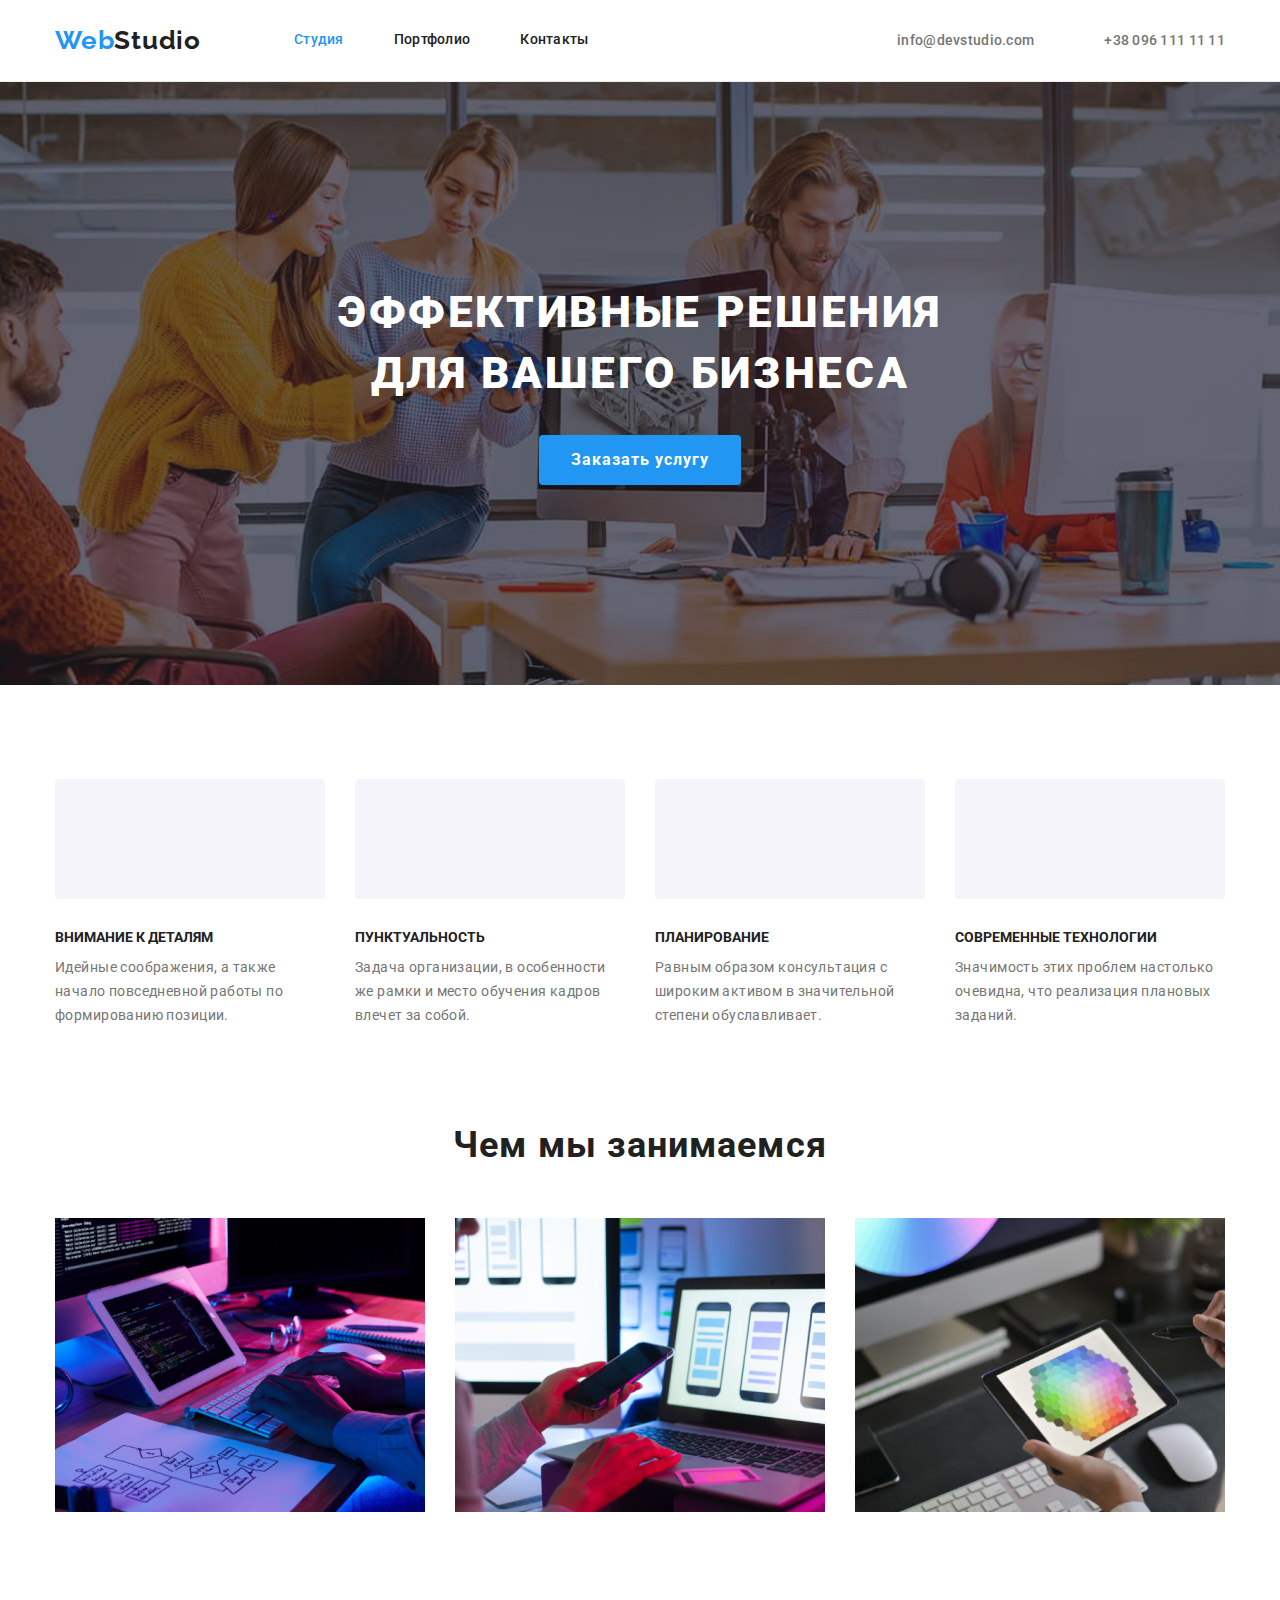
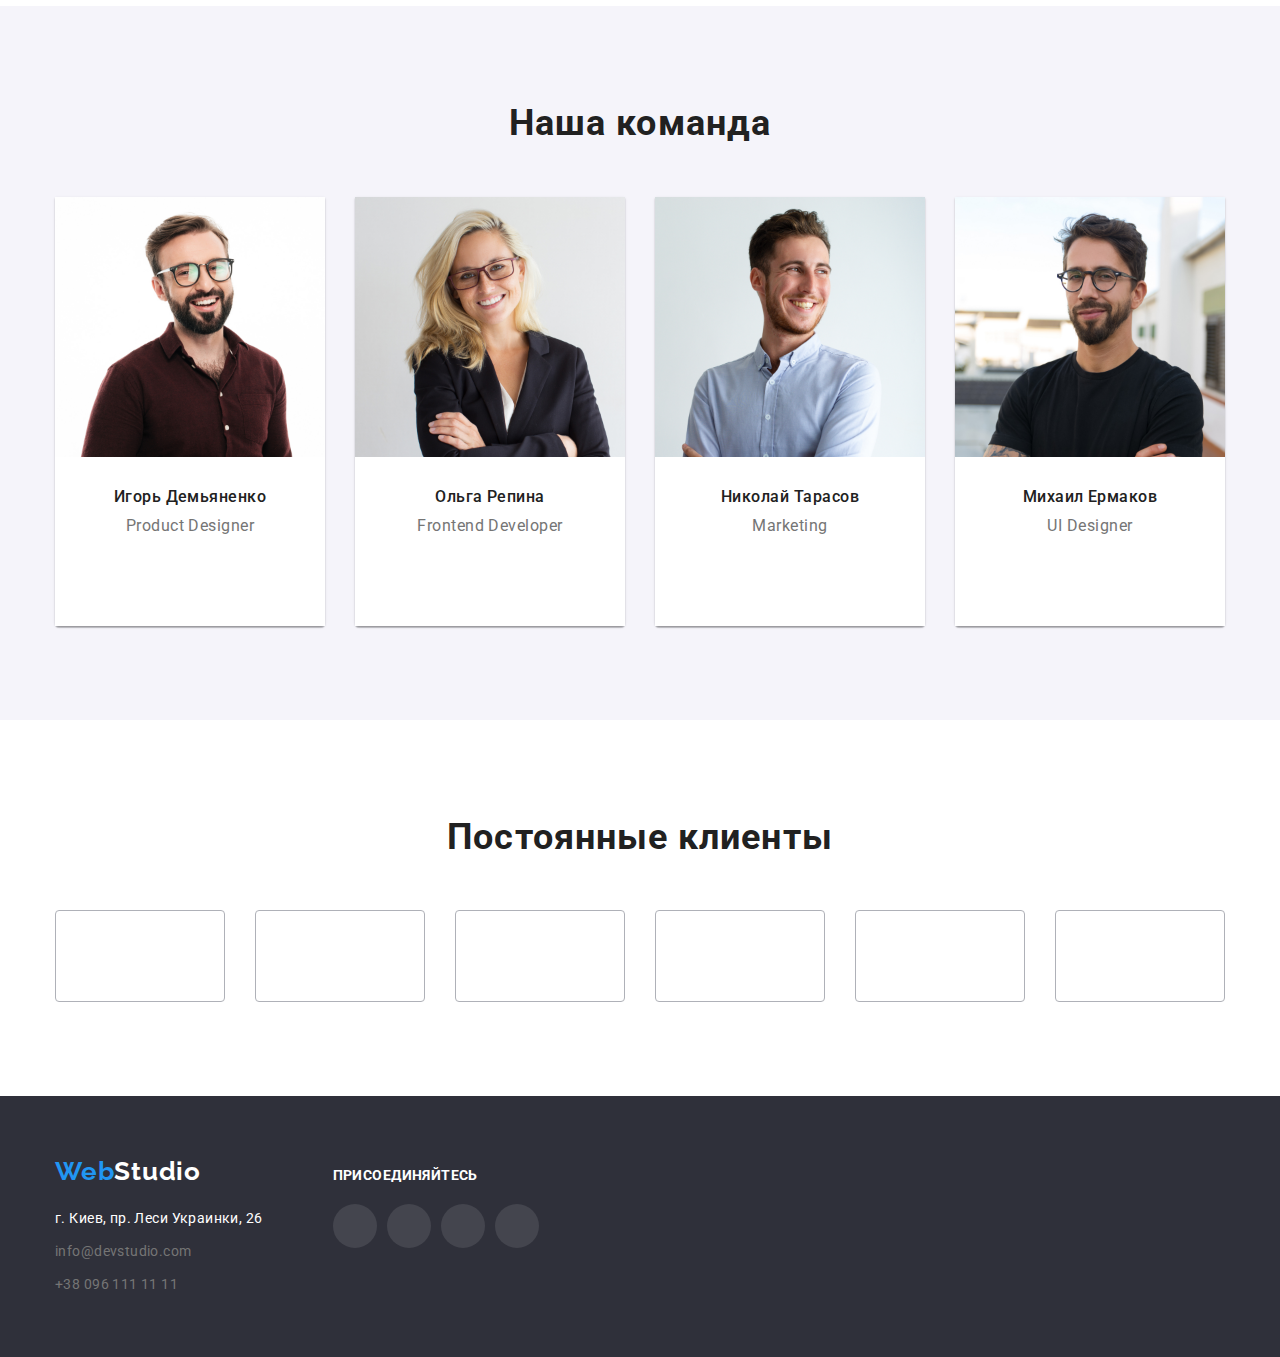
<file: index.html>
<!DOCTYPE html>
<html lang="ru">
<head>
    <meta charset="UTF-8">
    <meta name="viewport" content="width=device-width, initial-scale=1.0">
    <title>Главная страница сайта</title>
    <link rel="preconnect" href="https://fonts.googleapis.com">
    <link rel="preconnect" href="https://fonts.gstatic.com" crossorigin>
    <link href="https://fonts.googleapis.com/css2?family=Raleway:wght@700&family=Roboto:wght@400;500;700;900&display=swap"
        rel="stylesheet">
    <link rel="stylesheet" href="https://cdnjs.cloudflare.com/ajax/libs/modern-normalize/1.1.0/modern-normalize.min.css">
    <link rel="stylesheet" href="./css/styles.css">
</head>
<body class="body">
    <!--Шапка сайта-->
    <header class="page-header">
        <div class="container header-container">
            <nav class="nav">
               <a href="index.html" class="logo textdecor" lang="en"><span class="web">Web</span>Studio</a>
               <ul class="header-list list">
                <li class="header-nav-link"><a href="index.html" class="sitenav-link textdecor current">Студия</a></li>
                <li class="header-nav-link"><a href="portfolio.html" class="sitenav-link textdecor">Портфолио</a></li>
                <li class="header-nav-link"><a href=" " class="sitenav-link textdecor">Контакты</a></li>
               </ul>
            </nav>
            <ul class="header-contacts list">
                <li class="header-contact-link">
                    <a href="mailto:info@devstudio.com" class="header-link textdecor">
                        <svg class="header-link-icon" width="16" height="12">
                            <use href="./images/icons.svg#icon-envelope">
                            </use>
                        </svg>info@devstudio.com
                    </a>
                </li>
                <li class="header-contact-link">
                    <a href="tel:+380961111111" class="header-link textdecor">
                        <svg class="header-link-icon" width="10" height="16">
                            <use href="./images/icons.svg#icon-tel">
                            </use>
                        </svg>+38 096 111 11 11
                    </a>
                </li>
            </ul>
        </div>     
    </header>
    <main>
        <!--Герой-->
        <section class="hero">
            <div class="container">
                <h1 class="hero-title">
                    Эффективные решения <br> для вашего бизнеса
                </h1>
                <button class="button-title">Заказать услугу</button>
            </div>
        </section>
    <!--Преимущества-->
        <section class="benefits section">
            <div class="container benefits-container">
                <h2 hidden>Наши преимущества</h2>
                <ul class="list benefits-list">
                    <li class="item">
                        <div class="benefits-item">
                            <svg class="benefits-icon" width="70" height="70">
                                <use href="./images/icons.svg#icon-antenna"></use>
                            </svg>
                        </div>
                        <h3 class="text-title">Внимание к деталям</h3>
                        <p class="text">
                            Идейные соображения, а также начало повседневной работы по формированию позиции.
                        </p>
                    </li>
                    <li class="item">
                        <div class="benefits-item">
                            <svg class="benefits-icon" width="70" height="70">
                                <use href="./images/icons.svg#icon-clock"></use>
                            </svg>
                        </div>
                        <h3 class="text-title">Пунктуальность</h3>
                        <p class="text">
                            Задача организации, в особенности же рамки и место обучения кадров влечет за собой.
                        </p>
                    </li>
                    <li class="item">
                        <div class="benefits-item">
                            <svg class="benefits-icon" width="70" height="70">
                                <use href="./images/icons.svg#icon-diagram-1"></use>
                            </svg>
                        </div>
                        <h3 class="text-title">Планирование</h3>
                        <p class="text">
                            Равным образом консультация с широким активом в значительной степени обуславливает.
                        </p>
                    </li>
                    <li class="item">
                        <div class="benefits-item">
                            <svg class="benefits-icon" width="70" height="70">
                                <use href="./images/icons.svg#icon-astronaut"></use>
                            </svg>
                        </div>
                        <h3 class="text-title">Современные технологии</h3>
                        <p class="text">
                            Значимость этих проблем настолько очевидна, что реализация плановых заданий.
                        </p>
                    </li>
                </ul>
            </div>
        </section>
        <!--Чем мы занимаемся-->
        <section class="work section">
            <div class="container work-container">
                <h2 class="title-work">
                    Чем мы занимаемся
                </h2>
                <ul class="list work-list">
                    <li class="item-img">
                        <img src="./images/img.jpg" alt="план перенеса данных на компьютер" width="370" class="img">
                    </li>
                    <li class="item-img">
                        <img src="./images/img-2.jpg" alt="смартфон и ноутбук" width="370" class="img">
                    </li>
                    <li class="item-img">
                        <img src="./images/img-3.jpg" alt="планшет" width="370" class="img">
                    </li>
                </ul>
            </div>
        </section>
        <!--Команда-->
        <section class="work-comand section">
            <div class="container comand-container">
                <h2 class="work-title">
                    Наша команда
                </h2>
                    <ul class="list team">
                        <li class="team-card">
                            <img src="./images/img-4.jpg" alt="член команды 3" width="270" class="img">
                            <div class="card-text">
                                <h3 class="comand">Игорь Демьяненко</h3>
                                <p class="comand-list" lang="en">Product Designer</p>
                                <ul class="team-soc-list list">
                                    <li class="team-soc-item">
                                        <a href=" " class="team-soc-link link">
                                            <svg class="team-soc-icon" width="20" height="20">
                                                <use href="./images/icons.svg#icon-instagram"></use>
                                            </svg>
                                        </a>
                                    </li>
                                    <li class="team-soc-item">
                                        <a href=" " class="team-soc-link link">
                                            <svg class="team-soc-icon" width="20" height="20">
                                                <use href="./images/icons.svg#icon-twitter"></use>
                                            </svg>
                                        </a>
                                    </li>
                                    <li class="team-soc-item"><a href=" " class="team-soc-link link">
                                            <svg class="team-soc-icon" width="20" height="20">
                                                <use href="./images/icons.svg#icon-facebook"></use>
                                            </svg>
                                        </a>
                                    </li>
                                    <li class="team-soc-item"><a href=" " class="team-soc-link link">
                                            <svg class="team-soc-icon" width="20" height="20">
                                                <use href="./images/icons.svg#icon-linkedin"></use>
                                            </svg>
                                        </a>
                                    </li>
                                </ul>
                            </div>
                        </li>
                        <li class="team-card">
                            <img src="./images/img-5.jpg" alt="член команды 2" width="270" class="img">
                            <div class="card-text">
                                <h3 class="comand">Ольга Репина</h3>
                                <p class="comand-list" lang="en">Frontend Developer</p>
                                <ul class="team-soc-list list">
                                    <li class="team-soc-item">
                                        <a href=" " class="team-soc-link link">
                                            <svg class="team-soc-icon" width="20" height="20">
                                                <use href="./images/icons.svg#icon-instagram"></use>
                                            </svg>
                                        </a>
                                    </li>
                                    <li class="team-soc-item">
                                        <a href=" " class="team-soc-link link">
                                            <svg class="team-soc-icon" width="20" height="20">
                                                <use href="./images/icons.svg#icon-twitter"></use>
                                            </svg>
                                        </a>
                                    </li>
                                    <li class="team-soc-item"><a href=" " class="team-soc-link link">
                                            <svg class="team-soc-icon" width="20" height="20">
                                                <use href="./images/icons.svg#icon-facebook"></use>
                                            </svg>
                                        </a>
                                    </li>
                                    <li class="team-soc-item"><a href=" " class="team-soc-link link">
                                            <svg class="team-soc-icon" width="20" height="20">
                                                <use href="./images/icons.svg#icon-linkedin"></use>
                                            </svg>
                                        </a>
                                    </li>
                                </ul>
                            </div>
                        </li>
                        <li class="team-card">
                            <img src="./images/img-6.jpg" alt="член команды 3" width="270" class="img">
                            <div class="card-text">
                                <h3 class="comand">Николай Тарасов</h3>
                                <p class="comand-list" lang="en">Marketing</p>
                                <ul class="team-soc-list list">
                                    <li class="team-soc-item">
                                        <a href=" " class="team-soc-link link">
                                            <svg class="team-soc-icon" width="20" height="20">
                                                <use href="./images/icons.svg#icon-instagram"></use>
                                            </svg>
                                        </a>
                                    </li>
                                    <li class="team-soc-item">
                                        <a href=" " class="team-soc-link link">
                                            <svg class="team-soc-icon" width="20" height="20">
                                                <use href="./images/icons.svg#icon-twitter"></use>
                                            </svg>
                                        </a>
                                    </li>
                                    <li class="team-soc-item"><a href=" " class="team-soc-link link">
                                            <svg class="team-soc-icon" width="20" height="20">
                                                <use href="./images/icons.svg#icon-facebook"></use>
                                            </svg>
                                        </a>
                                    </li>
                                    <li class="team-soc-item"><a href=" " class="team-soc-link link">
                                            <svg class="team-soc-icon" width="20" height="20">
                                                <use href="./images/icons.svg#icon-linkedin"></use>
                                            </svg>
                                        </a>
                                    </li>
                                </ul>
                            </div>
                        </li>
                        <li class="team-card">
                            <img src="./images/img-7.jpg" alt="член команды 4" width="270" class="img">
                            <div class="card-text">
                                <h3 class="comand">Михаил Ермаков</h3>
                                <p class="comand-list" lang="en">UI Designer</p>
                                <ul class="team-soc-list list">
                                    <li class="team-soc-item">
                                        <a href=" " class="team-soc-link link">
                                            <svg class="team-soc-icon" width="20" height="20">
                                                <use href="./images/icons.svg#icon-instagram"></use>
                                            </svg>
                                        </a>
                                    </li>
                                    <li class="team-soc-item">
                                        <a href=" " class="team-soc-link link">
                                            <svg class="team-soc-icon" width="20" height="20">
                                                <use href="./images/icons.svg#icon-twitter"></use>
                                            </svg>
                                        </a>
                                    </li>
                                    <li class="team-soc-item"><a href=" " class="team-soc-link link">
                                            <svg class="team-soc-icon" width="20" height="20">
                                                <use href="./images/icons.svg#icon-facebook"></use>
                                            </svg>
                                        </a>
                                    </li>
                                    <li class="team-soc-item"><a href=" " class="team-soc-link link">
                                            <svg class="team-soc-icon" width="20" height="20">
                                                <use href="./images/icons.svg#icon-linkedin"></use>
                                            </svg>
                                        </a>
                                    </li>
                                </ul>
                            </div>
                        </li>
                    </ul>
            </div>
        </section>
        <!--Постоянные клиенты-->
        <section class="clients section">
            <div class="container clients-container">
                <h2 class="title-clients">
                    Постоянные клиенты
                </h2>
                <ul class="list clients-list">
                    <li class="clients-item">
                        <svg class="clients-icon" width="106" height="60">
                            <use href="./images/icons.svg#icon-client1"></use>
                        </svg>
                    </li>
                    <li class="clients-item">
                        <svg class="clients-icon" width="106" height="60">
                            <use href="./images/icons.svg#icon-client2"></use>
                        </svg>
                    </li>
                    <li class="clients-item">
                        <svg class="clients-icon" width="106" height="60">
                            <use href="./images/icons.svg#icon-client3"></use>
                        </svg>
                    </li>
                    <li class="clients-item">
                        <svg class="clients-icon" width="106" height="60">
                            <use href="./images/icons.svg#icon-client4"></use>
                        </svg>
                    </li>
                    <li class="clients-item">
                        <svg class="clients-icon" width="106" height="60">
                            <use href="./images/icons.svg#icon-client5"></use>
                        </svg>
                    </li>
                    <li class="clients-item">
                        <svg class="clients-icon" width="106" height="60">
                            <use href="./images/icons.svg#icon-client6"></use>
                        </svg>
                    </li>
                </ul>
            </div>
        </section>
    </main>
    <!--Подвал-->
    <footer class="footer">
        <div class="container footer-container">
            <div class="footer-box">
                <a href="index.html" class="logo-footer textdecor" lang="en"><span class="web">Web</span>Studio</a>
                <address class="footer-address">
                    <p class="address">г. Киев, пр. Леси Украинки, 26</p>
                    <ul class="list">
                        <li class="footer-link">
                            <a href="mailto:info@devstudio.com" class="contacts-footer textdecor">info@devstudio.com</a>
                        </li>
                        <li>
                            <a href="tel:+380961111111" class="contacts-footer textdecor">+38 096 111 11 11</a>
                        </li>
                    </ul>
                </address>
            </div>
                 <div class="footer-soc">
                    <h2 class="title-footer">
                        ПРИСОЕДИНЯЙТЕСЬ
                    </h2>
                    <ul class="footer-soc-list list">
                        <li class="footer-link-item">
                            <a href=" " class="footer-soc-link link">
                                <svg class="footer-link-icon" width="20" height="20">
                                    <use href="./images/icons.svg#icon-instagram"></use>
                                </svg>
                            </a>
                        </li>
                        <li class="footer-link-item">
                            <a href=" " class="footer-soc-link link">
                                <svg class="footer-link-icon" width="20" height="20">
                                    <use href="./images/icons.svg#icon-twitter"></use>
                                </svg>
                            </a>
                        </li>
                        <li class="footer-link-item">
                            <a href=" " class="footer-soc-link link">
                                <svg class="footer-link-icon" width="20" height="20">
                                    <use href="./images/icons.svg#icon-facebook"></use>
                                </svg>
                            </a>
                        </li>
                        <li class="footer-link-item">
                            <a href=" " class="footer-soc-link link">
                                <svg class="footer-link-icon" width="20" height="20">
                                    <use href="./images/icons.svg#icon-linkedin"></use>
                                </svg>
                            </a>
                        </li>
                    </ul>
                </div>
        </div>
    </footer>
</body>
</html>
</file>
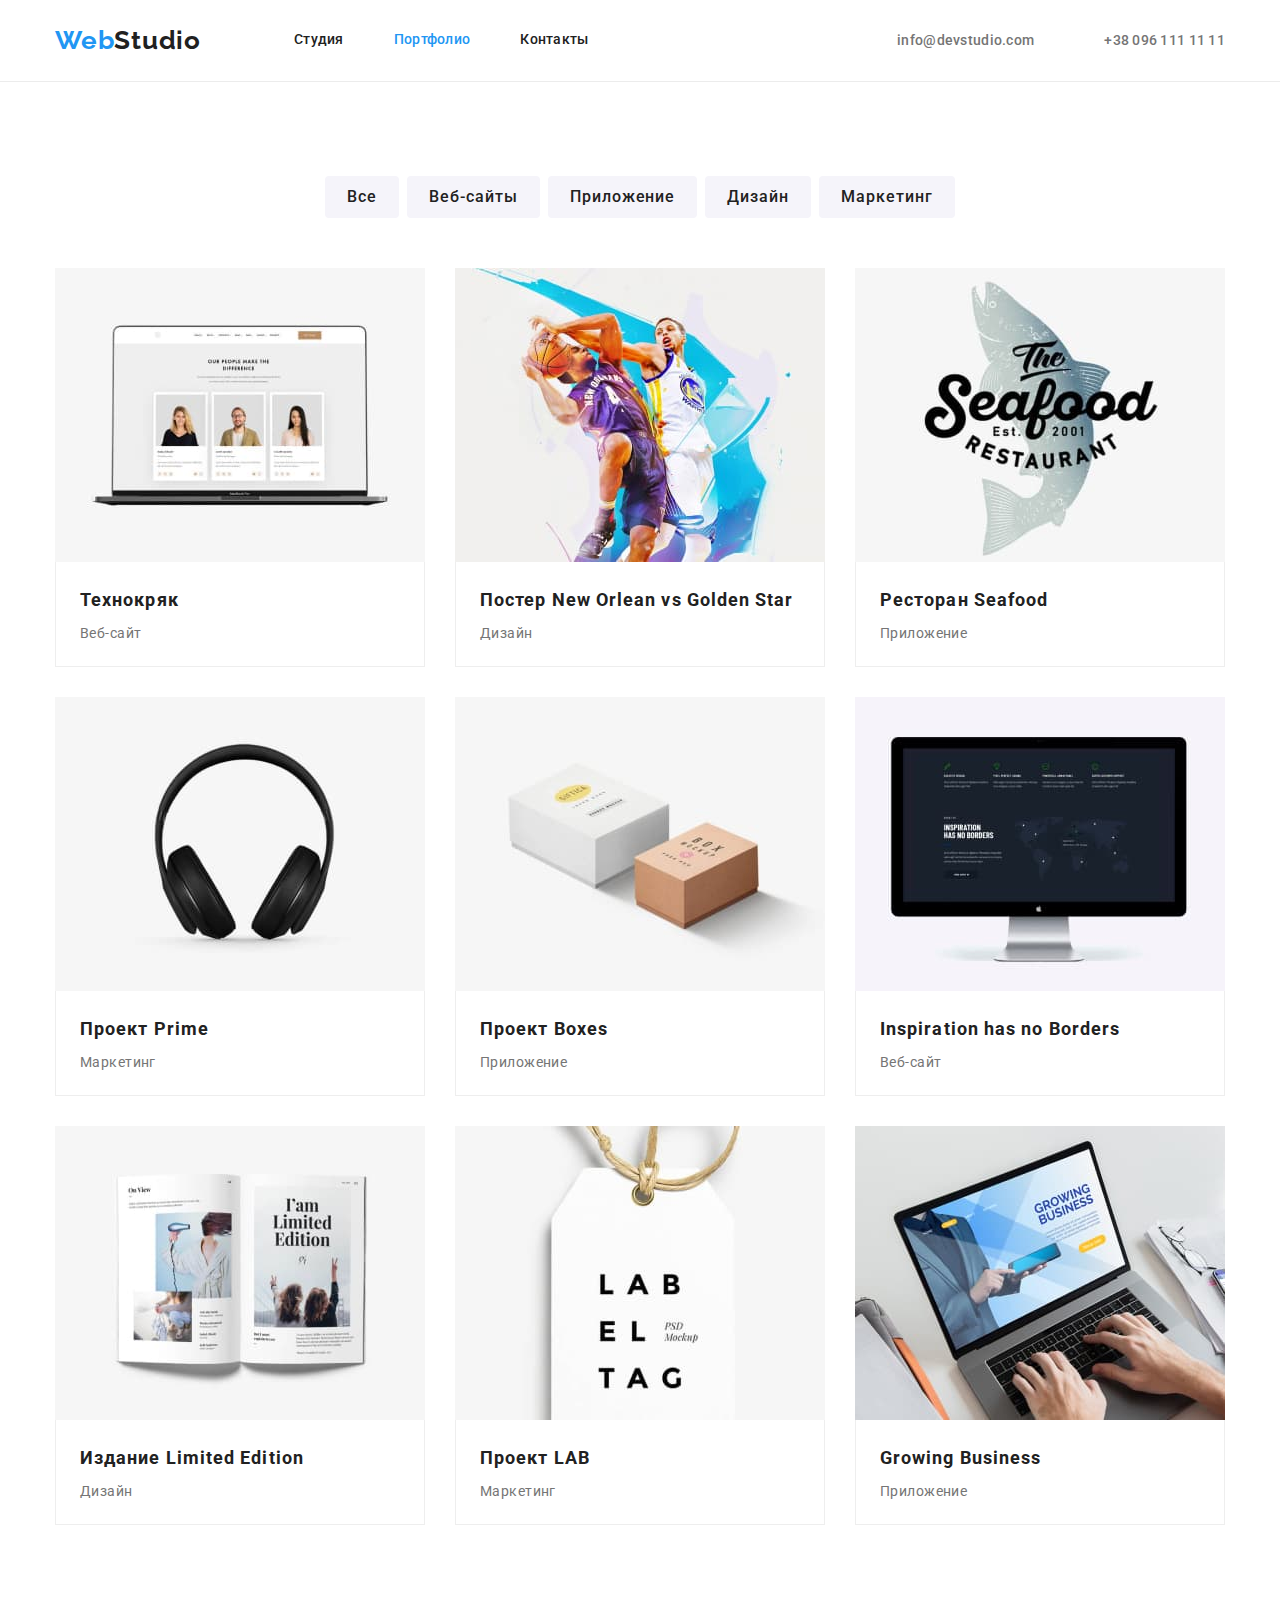
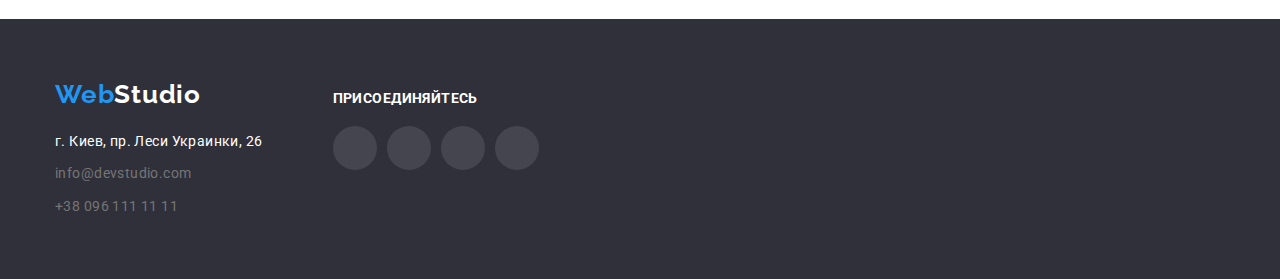
<file: portfolio.html>
<!DOCTYPE html>
<html lang="ru">
<head>
    <meta charset="UTF-8">
    <meta http-equiv="X-UA-Compatible" content="IE=edge">
    <meta name="viewport" content="width=device-width, initial-scale=1.0">
    <title>Портфолио</title>
    <link rel="preconnect" href="https://fonts.googleapis.com">
    <link rel="preconnect" href="https://fonts.gstatic.com" crossorigin>
    <link href="https://fonts.googleapis.com/css2?family=Raleway:wght@700&family=Roboto:wght@400;500;700;900&display=swap"
        rel="stylesheet">
    <link rel="stylesheet" href="https://cdnjs.cloudflare.com/ajax/libs/modern-normalize/1.1.0/modern-normalize.min.css">
    <link rel="stylesheet" href="./css/styles.css">
</head>
<body class="body">
    <!--Шапка сайта-->
    <header class="page-header">
        <div class="container header-container">
            <nav class="nav">
                <a href="index.html" class="logo textdecor" lang="en"><span class="web">Web</span>Studio</a>
                <ul class="header-list list">
                    <li class="header-nav-link"><a href="index.html" class="sitenav-link textdecor">Студия</a></li>
                    <li class="header-nav-link"><a href="portfolio.html" class="sitenav-link textdecor current">Портфолио</a></li>
                    <li class="header-nav-link"><a href=" " class="sitenav-link textdecor">Контакты</a></li>
                </ul>
            </nav>
            <ul class="header-contacts list">
                <li class="header-contact-link">
                    <a href="mailto:info@devstudio.com" class="header-link textdecor"><svg class="header-link-icon"
                            width="16" height="12">
                            <use href="./images/icons.svg#icon-envelope"></use>
                        </svg>info@devstudio.com</a>
                </li>
                <li class="header-contact-link">
                    <a href="tel:+380961111111" class="header-link textdecor"><svg class="header-link-icon" width="10"
                            height="16">
                            <use href="./images/icons.svg#icon-tel"></use>
                        </svg>+38 096 111 11 11</a>
                </li>
            </ul>
        </div>
    </header>
    <main>
        <!--Портфолио-->
        <section class="section">
            <div class="container">
                <h1 hidden>Портфолио</h1>
                <ul class="list button-container">
                    <li class="filter"><button type="button" class="button-title2">Все</button></li>
                    <li class="filter"><button type="button" class="button-title2">Веб-сайты</button></li>
                    <li class="filter"><button type="button" class="button-title2">Приложение</button></li>
                    <li class="filter"><button type="button" class="button-title2">Дизайн</button></li>
                    <li class="filter"><button type="button" class="button-title2">Маркетинг</button></li>
                </ul>
                <h2 hidden>Наши проекты</h2>
                <ul class="list portfolio-list">
                    <li class="portfolio-item">
                        <img src="./images/img1portfolio.jpg" alt="Ноутбук" width="370" class="img">
                        <div class="filter-text">
                            <h3 class="projects-title">Технокряк</h3>
                            <p class="text">Веб-сайт</p>
                        </div>
                    </li>
                    <li class="portfolio-item">
                        <img src="./images/img2portfolio.jpg" alt="Баскетболисты" width="370" class="img">
                        <div class="filter-text">
                            <h3 class="projects-title">Постер New Orlean vs Golden Star</h3>
                            <p class="text">Дизайн</p>
                        </div>
                    </li>
                    <li class="portfolio-item">
                        <img src="./images/img3portfolio.jpg" alt="Лого ресторана" width="370" class="img">
                        <div class="filter-text">
                            <h3 class="projects-title">Ресторан Seafood</h3>
                            <p class="text">Приложение</p>
                        </div>
                    </li>
                    <li class="portfolio-item">
                        <img src="./images/img4portfolio.jpg" alt="Наушники" width="370" class="img">
                        <div class="filter-text">
                            <h3 class="projects-title">Проект Prime</h3>
                            <p class="text">Маркетинг</p>
                        </div>
                    </li>
                    <li class="portfolio-item">
                        <img src="./images/img5portfolio.jpg" alt="Коробочки" width="370" class="img">
                        <div class="filter-text">
                            <h3 class="projects-title">Проект Boxes</h3>
                            <p class="text">Приложение</p>
                        </div>
                    </li>
                    <li class="portfolio-item">
                        <img src="./images/img6portfolio.jpg" alt="MacBook" width="370" class="img">
                        <div class="filter-text">
                            <h3 class="projects-title" lang="en">Inspiration has no Borders</h3>
                            <p class="text">Веб-сайт</p>
                        </div>
                    </li>
                    <li class="portfolio-item">
                        <img src="./images/img7portfolio.jpg" alt="Журнал" width="370" class="img">
                        <div class="filter-text">
                            <h3 class="projects-title">Издание Limited Edition</h3>
                            <p class="text">Дизайн</p>
                        </div>
                    </li>
                    <li class="portfolio-item">
                        <img src="./images/img8portfolio.jpg" alt="Лейбл" width="370" class="img">
                        <div class="filter-text">
                            <h3 class="projects-title">Проект LAB</h3>
                            <p class="text">Маркетинг</p>
                        </div>
                    </li>
                    <li class="portfolio-item">
                        <img src="./images/img9portfolio.jpg" alt="Работающий Ноутбук" width="370" class="img">
                        <div class="filter-text">
                            <h3 class="projects-title" lang="en">Growing Business</h3>
                            <p class="text">Приложение</p>
                        </div>
                    </li>
                </ul>
            </div>
        </section>
    </main>
    <!--Подвал-->
    <footer class="footer">
        <div class="container footer-container">
            <div class="footer-box">
                <a href="index.html" class="logo-footer textdecor" lang="en"><span class="web">Web</span>Studio</a>
                <address class="footer-address">
                    <p class="address">г. Киев, пр. Леси Украинки, 26</p>
                    <ul class="list">
                        <li class="footer-link">
                            <a href="mailto:info@devstudio.com" class="contacts-footer textdecor">info@devstudio.com</a>
                        </li>
                        <li>
                            <a href="tel:+380961111111" class="contacts-footer textdecor">+38 096 111 11 11</a>
                        </li>
                    </ul>
                </address>
            </div>
            <div class="footer-soc">
                <h2 class="title-footer">
                    ПРИСОЕДИНЯЙТЕСЬ
                </h2>
                <ul class="footer-soc-list list">
                    <li class="footer-link-item">
                        <a href=" " class="footer-soc-link link">
                            <svg class="footer-link-icon" width="20" height="20">
                                <use href="./images/icons.svg#icon-instagram"></use>
                            </svg>
                        </a>
                    </li>
                    <li class="footer-link-item">
                        <a href=" " class="footer-soc-link link">
                            <svg class="footer-link-icon" width="20" height="20">
                                <use href="./images/icons.svg#icon-twitter"></use>
                            </svg>
                        </a>
                    </li>
                    <li class="footer-link-item">
                        <a href=" " class="footer-soc-link link">
                            <svg class="footer-link-icon" width="20" height="20">
                                <use href="./images/icons.svg#icon-facebook"></use>
                            </svg>
                        </a>
                    </li>
                    <li class="footer-link-item">
                        <a href=" " class="footer-soc-link link">
                            <svg class="footer-link-icon" width="20" height="20">
                                <use href="./images/icons.svg#icon-linkedin"></use>
                            </svg>
                        </a>
                    </li>
                </ul>
            </div>
        </div>
    </footer>
</body>
</html>
</file>
<file: css/styles.css>
:root {
    --primart-text-color: #212121;
    --background-color: #ffffff;
    --accent-color: #2196f3;
    --text-color: #757575;
}

                                    /*-----общее сбрасывание стилей-----*/
h1, h2, h3, h4, h5, h6, p {
    margin: 0px;
}
.p :last-child {
    margin: 0px;
}

.container {
    width: 1200px;
    margin: 0 auto;
    padding: 0 15px;
}
.section {
    padding-top: 94px;
    padding-bottom: 94px;
}
.body {
    background-color: var(--background-color);
    font-family: 'Roboto', sans-serif;
}
.list {
    margin: 0;
    padding: 0;
    list-style: none;
}
.textdecor {
    text-decoration: none;
}
.img {
    display: block;
}
                                    /*-----header-----*/
.nav {
    display: flex;
    align-items: center;
}
.page-header {
    border-bottom: 1px solid #ECECEC;
}

.header-list {
    display: flex;
    align-items: center;
    margin-left: 0px;
}
.header-container {
    display: flex;
    align-items: center;
}
.header-contacts {
    display: flex;
    align-items: center;
    margin-left: auto;
}
.header-link-icon {
    display: inline-block;
    margin-right: 10px;
    fill: currentColor;
}
.header-nav-link {
    display: flex;
    margin-right: 50px;
}
.header-nav-link:last-child {
    margin-right: 0px;
}
.header-contact-link {
    display: flex;
    margin-right: 50px;
    margin-left: auto;
}
.header-contact-link:last-child {
    margin-right: 0px;
}
.sitenav-link {
    display: block;
    padding-top: 32px;
    padding-bottom: 32px;

    font-family: inherit;
    font-size: 14px;
    font-weight: 500;
    line-height: 1.14;
    letter-spacing: 0.02em;
    text-align: left;
    color: #212121;
}
.sitenav-link.current {
    color: #2196f3;
}
.sitenav-link:focus,
.sitenav-link:hover {
    color: #2196F3;
}
.logo {
    margin-right: 93px;
    font-family: 'Raleway', sans-serif;
    font-style: normal;
    font-weight: 700;
    font-size: 26px;
    line-height: 1.19;
    letter-spacing: 0.03em;
    color: #212121;
}
.web {
    font-family: 'Raleway', sans-serif;
    font-style: normal;
    font-weight: 700;
    font-size: 26px;
    line-height: 1.19;
    letter-spacing: 0.03em;
    color: #2196F3;
}
.header-link {
    display: flex;
    padding-top: 32px;
    padding-bottom: 32px;
    align-items: center;

    color: #757575;
    font-size: 14px;
    font-weight: 500;
    line-height: 1.2;
    letter-spacing: 0.02em;
}
.header-link:hover ,
.header-link:focus {
    color: #2196F3;
}

                                /*----hero----*/

.hero {
    padding-top: 200px;
    padding-bottom: 200px;
    margin: 0px auto;
    max-width: 1600px;
    background-image: linear-gradient(rgba(47, 48, 58, 0.4), rgba(47, 48, 58, 0.4)) , url(../images/hero-photo.jpg);
    background-repeat: no-repeat;
    background-position: center;
    background-size: cover;
   
    background-color: #2F303A;    
}
.hero-title {
    margin-left: auto;
    margin-right: auto;
    margin-bottom:30px;
    margin-top: 0px;

    font-family: inherit;
    font-size: 44px;
    font-weight: 900;
    line-height: 1.4;
    letter-spacing: 0.06em;
    text-align: center;
    text-transform: uppercase;
    color: #ffffff;
}
.button-title {
    display: block;
    margin: 0 auto;
    padding: 10px 32px;
    border: none;
    border-radius: 4px;

    color: #ffffff;
    background-color: #2196F3;
    font-family: inherit;
    font-size: 16px;
    font-weight: 700;
    line-height: 1.9;
    letter-spacing: 0.06em;
    cursor: pointer;
}
.button-title:hover {
    background-color: #188CE8;
}
                                  /*----benefits----*/
.benefits {
    margin: 0px 0px;
}
.item {
    margin-right: 30px;
    flex-basis: 270px;
}
.item:last-child {
    margin-right: 0px;
}
.benefits-list {
    display: flex;
    align-items: center;
}
.text-title {
    margin-bottom: 10px;
    align-content: center;
    font-family: inherit;
    font-style: Bold;
    font-size: 14px;
    line-height: 1.2;
    letter-spacing: 3%;
    color: #212121;
    text-transform: uppercase;
}
.benefits-item {
    display: flex;
    margin-bottom: 30px;
    height: 120px;
    justify-content: center;
    align-items: center;
    background-color: #F5F4FA;
    border-radius: 4px;
}
.text {
    margin-bottom: 0px;
    margin-top: 0px;
    color: #757575;
    font-family: inherit;
    font-size: 14px;
    font-weight: 400;
    line-height: 1.7;
    letter-spacing: 0.03em;
    text-align: left;
}
                                      /*-----our-work-----*/
.work {
    margin: 0px 0px;
    padding-top: 0px;
}
.work-container {
    align-items: center;
    text-align: center;
}
.work-list {
    display: flex;
}
.title-work {
    margin-top: 0px;
    margin-bottom: 50px;
    align-content: center;
    color: #212121;
    font-family: inherit;
    font-size: 36px;
    font-weight: 700;
    line-height: 1.3;
    letter-spacing: 0.03em;
}
.item-img {
    display: block;
    margin-right: 30px;
    margin-left: 0px;
    max-width: 100%;
    height: auto;
}
.list .item-img:last-child {
    margin-right: 0px;
}
                                        /*------team-----*/ 

.work-title {
    margin-bottom: 50px;
    margin-top: 0px;
    align-items: center;
    color: #212121;
    font-family: inherit;
    font-size: 36px;
    font-weight: 700;
    line-height: 1.3;
    letter-spacing: 0.03em;
    text-align: center;
}
.work-comand {
    background-color: #F5F4FA;
}
.comand {
    margin-bottom: 10px;
    color: #212121;
    font-family: inherit;
    font-size: 16px;
    font-weight: 500;
    line-height: 1.2;
    letter-spacing: 0.03em;
}
.comand-list {
    margin-bottom: 16px;
    font-family: inherit;
    font-size: 16px;
    font-weight: 400;
    line-height: 1.2;
    letter-spacing: 0.03em;
    color: #757575;
}
.team {
    display: flex;
    align-items: center;
    text-align: center;
}
.team-soc-list {
    display: flex;
    justify-content: center;
    margin-bottom: 0px;
}
.team-soc-item {
    display: flex;
    width: 44px;
    height: 44px;
    margin-left: 10px;
}
.team-soc-item :first-child {
    margin-left: 0px;
}
.team-soc-link {
    display: flex;
    align-items: center;
    justify-content: center;
    width: 100%;
    height: 100%;
    border-radius: 50%;
    background-color: #ffffff;
}
.team-soc-link:hover, 
.team-soc-link:focus {
    background-color: #2196F3;
}
.team-soc-link:hover .team-soc-icon,
.team-soc-link:focus .team-soc-icon {
    fill: #ffffff;
}
.team-soc-icon {
    display: flex;
    align-items: center;
    justify-content: center;
    fill: #AFB1B8; 
}

.card-text {
    padding-top: 30px;
    padding-bottom: 30px;

    background-color: #ffffff;
}
.team-card {
    margin-left: 0px;
    margin-right: 30px;
    max-width: 100%;
    height: auto;
    
    box-shadow: 0px 1px 3px rgba(0, 0, 0, 0.12),
    0px 1px 1px rgba(0, 0, 0, 0.14),
    0px 2px 1px rgba(0, 0, 0, 0.2);
    border-radius: 0px 0px 4px 4px;
}
.list-item .img:last-child {
    margin-right: 0px;
}
                                   /*------Clients--------*/                           

 .clients-container {
    align-items: center;
    text-align: center;
 }
 .title-clients {
    margin-bottom: 50px;
    margin-top: 0px;
    align-items: center;
    color: #212121;
    font-family: inherit;
    font-size: 36px;
    font-weight: 700;
    line-height: 1.3;
    letter-spacing: 0.03em;
    text-align: center;
 }
 .clients-list {
    display: flex;
    align-items: center;
    
 }
 .clients-item {
     display: flex;
     margin-right: 30px;
     justify-content: center;
     align-items: center;

     width: 170px;
     height: 92px;
     color: #AFB1B8;
     border: 1px solid #AFB1B8;
     border-radius: 4px;
 }
 .clients-item:last-child {
     margin-right: 0px;
 }
.clients-item:hover,
.clients-item:focus {
    color: #2196f3;
    border-color: #2196f3;
}
.clients-icon {
    fill: currentColor;
}

                                     /*------footer-----*/
.footer {
    padding-top: 60px;
    padding-bottom: 60px;
    background-color: #2F303A;
}
.footer-container {
    display: flex;
    align-items: baseline;
}
.footer-box {
    margin-right: 70px;
}
.logo-footer {
    margin-top: 60px;
    font-family: 'Raleway', sans-serif;
    font-style: normal;
    font-weight: 700;
    font-size: 26px;
    line-height: 1.19;
    letter-spacing: 0.03em;
    color: #ffffff;
}
.logo-footer:focus {
    margin-top: 60px;
    margin-bottom: 20px;
    color: #2196F3;
}
.address {
    margin-top: 20px;
    margin-bottom: 9px;
    font-style: normal;
    font-size: 14px;
    font-weight: 400;
    line-height: 1.7;
    letter-spacing: 0.03em;
    color: #ffffff;
}

.contacts-footer {
    display: inline-block;
    font-style: normal;
    font-size: 14px;
    font-weight: 400;
    line-height: 1.7;
    letter-spacing: 0.03em;
    color: #757575;
}
.contacts-footer:focus,
.contacts-footer:hover {
    color: #2196F3;
}
.footer-link {
    margin-bottom: 9px;
}
.footer-link :last-child {
    margin-bottom: 0px;
}
.footer-soc {
    display: block;
    margin: 0px;
    
}
.title-footer {
    margin-top: 0px;
    margin-bottom: 20px;
    color: #ffffff;
    font-family: inherit;
    font-size: 14px;
    font-weight: 700;
    line-height: 1.2;
    letter-spacing: 0.03em;
}
.footer-soc-list {
    display: flex;
    margin-bottom: 0px;
    color: #ffffff;
}
.footer-link-item {
    display: flex;
    margin-right: 10px;
    width: 44px;
    height: 44px;
    fill: currentColor;
}
.footer-link-item:last-child {
    margin-right: 0px;
}
.footer-soc-link {
    display: flex;
    align-items: center;
    justify-content: center;
    width: 100%;
    height: 100%;
    border-radius: 50%;
    background-color: rgba(255, 255, 255, 0.1);
}
.footer-soc-link:hover ,
.footer-soc-link:focus {
    background-color: #2196f3;
}
.footer-link-icon {
    fill: #ffffff;
}


                                                   /*-------PORTFOLIO-------*/

.button-container {
    display: flex;
    align-items: center;
    justify-content: center;
    margin-bottom: 50px;
}
.projects-title {
    margin-bottom: 4px;
    color: #212121;
    font-family: inherit;
    font-size: 18px;
    font-weight: 700;
    line-height: 2;
    letter-spacing: 0.06em;
}
.button-title2 {
    display: inline-block;
    padding: 6px 22px;

    border: none;
    border-radius: 4px;
    align-items: center;
    text-align: center;

    color: #212121;
    background-color: #F5F4FA;
    font-family: inherit;
    font-size: 16px;
    font-weight: 500;
    line-height: 1.9;
    letter-spacing: 0.06em;
    cursor: pointer;
}
.button-title2:hover,
.button-title2:focus {
    color: #ffffff;
    background-color: #2196F3;
    box-shadow: 0px 3px 1px rgba(0, 0, 0, 0.1),
    0px 1px 2px rgba(0, 0, 0, 0.08),
    0px 2px 2px rgba(0, 0, 0, 0.12);
}
.filter:not(:last-child) {
    margin-right: 8px;
}
.filter :last-child {
    margin-right: 0px;
}
.filter-text {
    padding: 20px 24px;
    border: 1px solid #EEEEEE;
    border-top: 0px;
}
.portfolio-list {
    display: flex;
    flex-wrap: wrap;
    margin: -15px;
}
.portfolio-item {
    margin: 15px;
}
.portfolio-item:hover {
    box-shadow: 0px 1px 1px rgba(0, 0, 0, 0.12),
    0px 4px 4px rgba(0, 0, 0, 0.06),
    1px 4px 6px rgba(0, 0, 0, 0.16);
}
</file>
